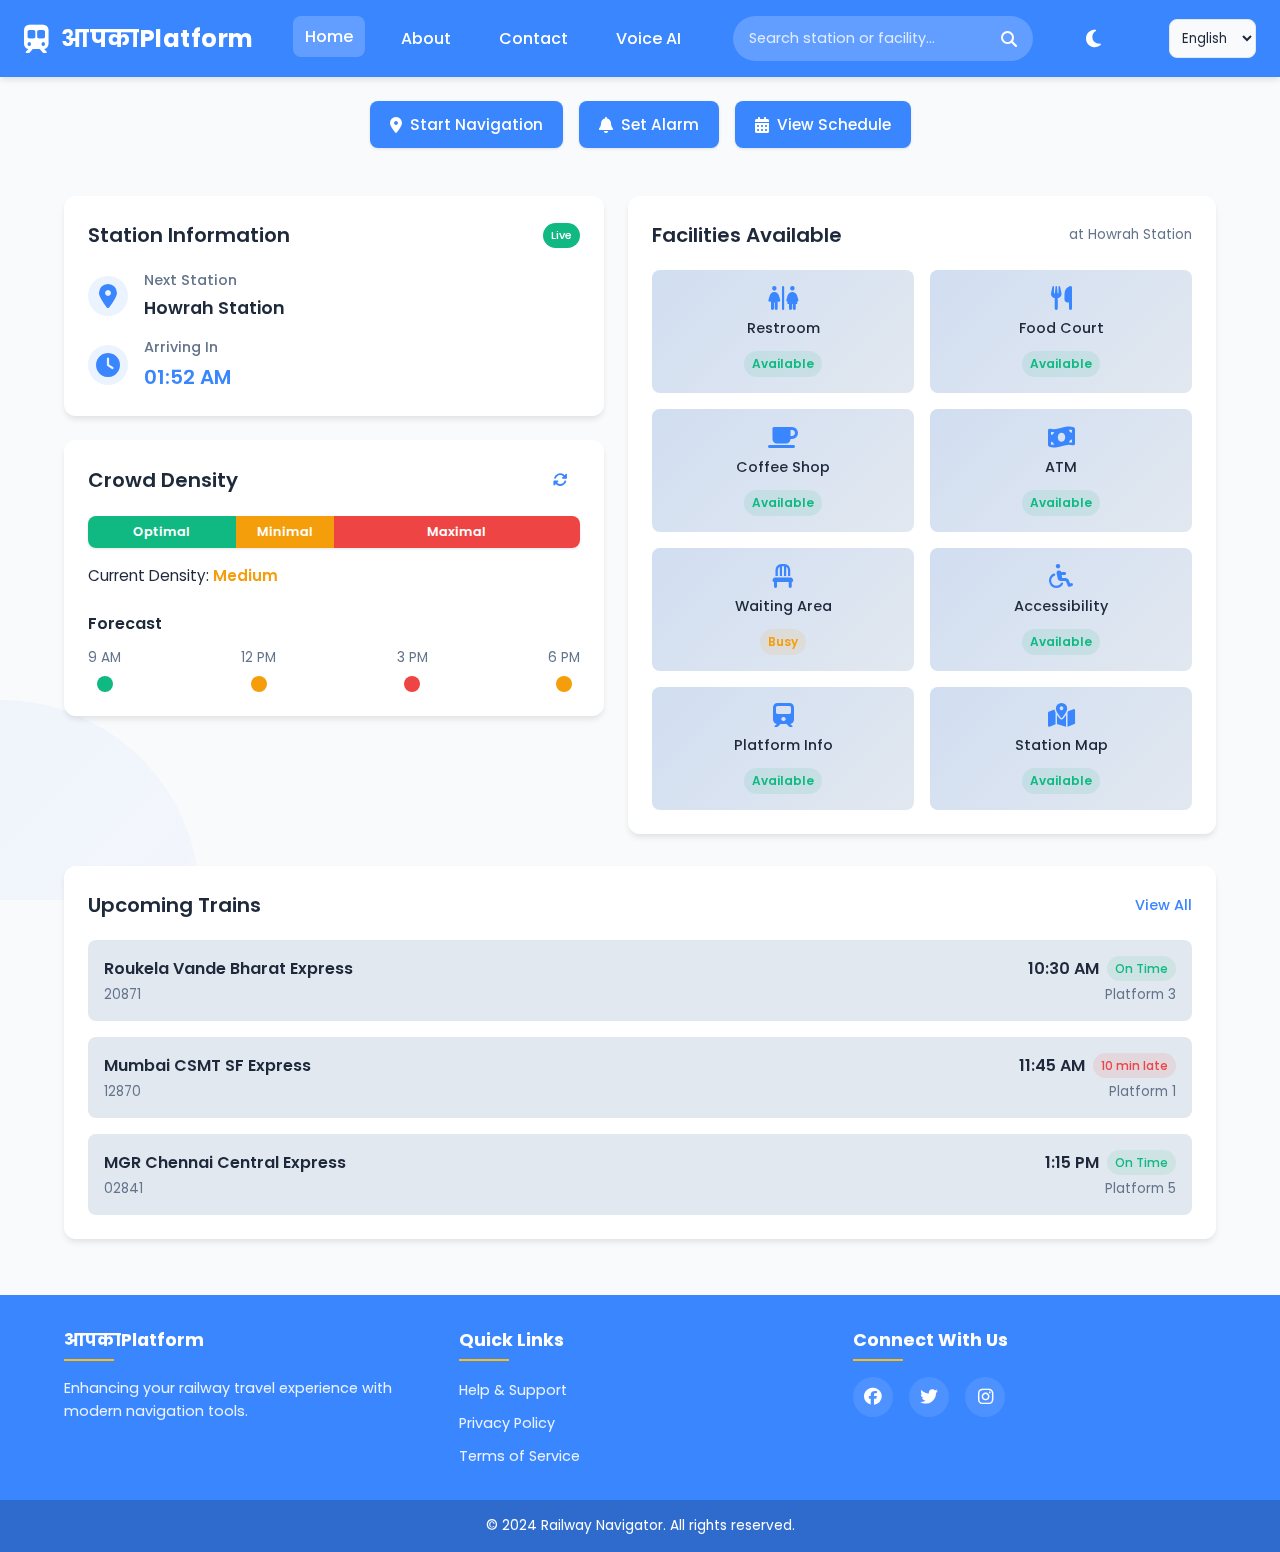
<file: dashboard.html>
<!DOCTYPE html>
<html lang="en">

<head>
    <meta charset="UTF-8">
    <meta name="viewport" content="width=device-width, initial-scale=1.0">
    <title>Enhanced Railway Navigation Dashboard</title>
    <link rel="stylesheet" href="style1.css">
    <link href="https://fonts.googleapis.com/css2?family=Poppins:wght@300;400;500;600;700&display=swap" rel="stylesheet">
    <link rel="stylesheet" href="https://cdnjs.cloudflare.com/ajax/libs/font-awesome/6.4.0/css/all.min.css">
</head>

<body>
    <header>
        <div class="logo">
            <i class="fas fa-train-subway"></i>
            <h1>आपकाPlatform</h1>
        </div>
        <nav class="desktop-nav">
            <ul>
                <li><a href="index.html" class="active"> <i class="fas fa-home"> </i> Home</a></li>
                <li><a href="#"> <i class="fas fa-info-circle"> </i> About</a></li>
                <li><a href="#"><i class="fas fa-envelope"></i> Contact</a></li>
                <li><a href="voice.html"></i> Voice AI</a></li>
            </ul>
        </nav>
        <div class="search-container">
            <input type="text" placeholder="Search station or facility..." />
            <button type="submit"><i class="fas fa-search"></i></button>
        </div>
        <button id="modeToggle" class="mode-toggle"><i class="fas fa-moon"></i></button>
        <button class="toggle-btn">
            <i class="fas fa-bars"></i>
        </button>

        <div class="dropdown-menu">
            <ul>
                <li><a href="index.html"><i class="fas fa-home"></i> Home</a></li>
                <li><a href="#"><i class="fas fa-info-circle"></i> About</a></li>
                <li><a href="#"><i class="fas fa-envelope"></i> Contact</a></li>
            </ul>
        </div>
    </header>

    <div class="mob-search-container">
        <input type="text" placeholder="Search for a place" />
        <button><i class="fas fa-search"></i></button>
    </div>

    <nav class="options">
        <button id="startNavigation"><i class="fas fa-map-marker-alt"></i> Start Navigation</button>
        <button id="setAlarm"><i class="fas fa-bell"></i> Set Alarm</button>
        <button id="viewSchedule"><i class="fas fa-calendar-alt"></i> View Schedule</button>
    </nav>

    <main>
        <section class="station-info">
            <div class="info-container">
                <div class="arrival-info">
                    <div class="card-header">
                        <h2>Station Information</h2>
                        <span class="badge">Live</span>
                         
                         <!-- <button class="refresh-btn" onclick="refreshPage()">🔄</button> -->

                    </div>
                    <div class="station-details">
                        <div class="detail-item">
                            <i class="fas fa-map-marker-alt"></i>
                            <div>
                                <h3>Next Station</h3>
                                <p id="nextStation">Howrah Station</p>
                            </div>
                        </div>
                        <div class="detail-item">
                            <i class="fas fa-clock"></i>
                            <div>
                                <h3>Arriving In</h3>
                                <p id="arrivalTime" class="highlight">--</p>
                            </div>
                        </div>
                    </div>
                </div>
                <div class="crowd-density">
                    <div class="card-header">
                        <h2>Crowd Density</h2>
                        <button class="refresh-btn"><i class="fas fa-sync-alt"></i></button>
                    </div>
                    <div class="crowd-bar">
                        <div class="optimal-crowd" style="width: 30%;">Optimal</div>
                        <div class="minimal-crowd" style="width: 20%;">Minimal</div>
                        <div class="maximal-crowd" style="width: 50%;">Maximal</div>
                    </div>
                    <p id="currentCrowd">Current Density: <span class="medium">Medium</span></p>
                    <div class="crowd-forecast">
                        <h3>Forecast</h3>
                        <div class="forecast-times">
                            <div class="time-slot">
                                <span>9 AM</span>
                                <div class="density-indicator low"></div>
                            </div>
                            <div class="time-slot">
                                <span>12 PM</span>
                                <div class="density-indicator medium"></div>
                            </div>
                            <div class="time-slot">
                                <span>3 PM</span>
                                <div class="density-indicator high"></div>
                            </div>
                            <div class="time-slot">
                                <span>6 PM</span>
                                <div class="density-indicator medium"></div>
                            </div>
                        </div>
                    </div>
                </div>
            </div>

            <div class="facilities">
                <div class="card-header">
                    <h2>Facilities Available</h2>
                    <span class="subtitle">at Howrah Station</span>
                </div>
                <div class="facilities-grid">
                    <div class="facility">
                        <i class="fas fa-restroom"></i>
                        <span>Restroom</span>
                        <div class="facility-status available">Available</div>
                    </div>
                    <div class="facility">
                        <i class="fas fa-utensils"></i>
                        <span>Food Court</span>
                        <div class="facility-status available">Available</div>
                    </div>
                    <div class="facility">
                        <i class="fas fa-coffee"></i>
                        <span>Coffee Shop</span>
                        <div class="facility-status available">Available</div>
                    </div>
                    <div class="facility">
                        <i class="fas fa-money-bill-wave"></i>
                        <span>ATM</span>
                        <div class="facility-status available">Available</div>
                    </div>
                    <div class="facility">
                        <i class="fas fa-chair"></i>
                        <span>Waiting Area</span>
                        <div class="facility-status busy">Busy</div>
                    </div>
                    <div class="facility">
                        <i class="fas fa-wheelchair"></i>
                        <span>Accessibility</span>
                        <div class="facility-status available">Available</div>
                    </div>
                    <div class="facility">
                        <i class="fas fa-train"></i>
                        <span>Platform Info</span>
                        <div class="facility-status available">Available</div>
                    </div>
                    <div class="facility">
                        <i class="fas fa-map-marked-alt"></i>
                        <span>Station Map</span>
                        <div class="facility-status available">Available</div>
                    </div>
                </div>
            </div>
        </section>

        <section class="upcoming-trains">
            <div class="card-header">
                <h2>Upcoming Trains</h2>
                <button class="view-all-btn">View All</button>
            </div>
            <div class="trains-list">
                <div class="train-card">
                    <div class="train-info">
                        <div class="train-name">Roukela Vande Bharat Express</div>
                        <div class="train-number">20871</div>
                    </div>
                    <div class="train-time">
                        <div class="departure">
                            <span class="time">10:30 AM</span>
                            <span class="status on-time">On Time</span>
                        </div>
                        <div class="platform">Platform 3</div>
                    </div>
                </div>
                <div class="train-card">
                    <div class="train-info">
                        <div class="train-name">Mumbai CSMT SF Express</div>
                        <div class="train-number">12870</div>
                    </div>
                    <div class="train-time">
                        <div class="departure">
                            <span class="time">11:45 AM</span>
                            <span class="status delayed">10 min late</span>
                        </div>
                        <div class="platform">Platform 1</div>
                    </div>
                </div>
                <div class="train-card">
                    <div class="train-info">
                        <div class="train-name">MGR Chennai Central Express</div>
                        <div class="train-number">02841</div>
                    </div>
                    <div class="train-time">
                        <div class="departure">
                            <span class="time">1:15 PM</span>
                            <span class="status on-time">On Time</span>
                        </div>
                        <div class="platform">Platform 5</div>
                    </div>
                </div>
            </div>
        </section>
    </main>

    <footer>
        <div class="footer-content">
            <div class="footer-section">
                <h3>Railway Navigator</h3>
                <p>Enhancing your railway travel experience with modern navigation tools.</p>
            </div>
            <div class="footer-section">
                <h3>Quick Links</h3>
                <ul>
                    <li><a href="#">Help & Support</a></li>
                    <li><a href="#">Privacy Policy</a></li>
                    <li><a href="#">Terms of Service</a></li>
                </ul>
            </div>
            <div class="footer-section">
                <h3>Connect With Us</h3>
                <div class="social-icons">
                    <a href="https://www.facebook.com/share/1B6RT2DgA9/"><i class="fab fa-facebook"></i></a>
                    <a href="#"><i class="fab fa-twitter"></i></a>
                    <a href="https://www.instagram.com/anubhabsena.s?utm_source=qr&igsh=ZTE5bmE3bGRmZTZq"><i class="fab fa-instagram"></i></a>
                </div>
            </div>
        </div>
        <div class="footer-bottom">
            <p>&copy; 2025 Railway Navigator. All rights reserved.</p>
        </div>
    </footer>

    <div class="animation-container">
        <div class="animated-shape"></div>
        <div class="animated-shape shape-2"></div>
    </div>

    <div id="alarmModal" class="modal">
        <div class="modal-content">
            <div class="modal-header">
                <h2>Set Alarm</h2>
                <button class="close-modal"><i class="fas fa-times"></i></button>
            </div>
            <div class="modal-body">
                <div class="form-group">
                    <label for="stationName">Destination Station:</label>
                    <input type="text" id="stationName" placeholder="Enter destination station">
                </div>
                <div class="form-group">
                    <label for="alarmTime">Alarm Time:</label>
                    <select id="alarmTime">
                        <option value="5">5 minutes before arrival</option>
                        <option value="10" selected>10 minutes before arrival</option>
                        <option value="15">15 minutes before arrival</option>
                        <option value="30">30 minutes before arrival</option>
                    </select>
                </div>
                <div class="form-group">
                    <label for="alarmSound">Choose Alarm Sound:</label>
                    <div class="sound-options">
                        <div class="sound-option">
                            <input type="radio" id="sound1" name="alarmSound" value="sound1" checked>
                            <label for="sound1">
                                <i class="fas fa-bell"></i>
                                <span>Bell</span>
                                <button class="play-sound" data-sound="sound1"><i class="fas fa-play"></i></button>
                            </label>
                        </div>
                        <div class="sound-option">
                            <input type="radio" id="sound2" name="alarmSound" value="sound2">
                            <label for="sound2">
                                <i class="fas fa-volume-high"></i>
                                <span>Chime</span>
                                <button class="play-sound" data-sound="sound2"><i class="fas fa-play"></i></button>
                            </label>
                        </div>
                        <div class="sound-option">
                            <input type="radio" id="sound3" name="alarmSound" value="sound3">
                            <label for="sound3">
                                <i class="fas fa-music"></i>
                                <span>Melody</span>
                                <button class="play-sound" data-sound="sound3"><i class="fas fa-play"></i></button>
                            </label>
                        </div>
                    </div>
                </div>
            </div>
            <div class="modal-footer">
                <button id="confirmAlarm">Set Alarm</button>
            </div>
        </div>
    </div>
    <script src="script2.js"></script>
</body>

</html>
</file>
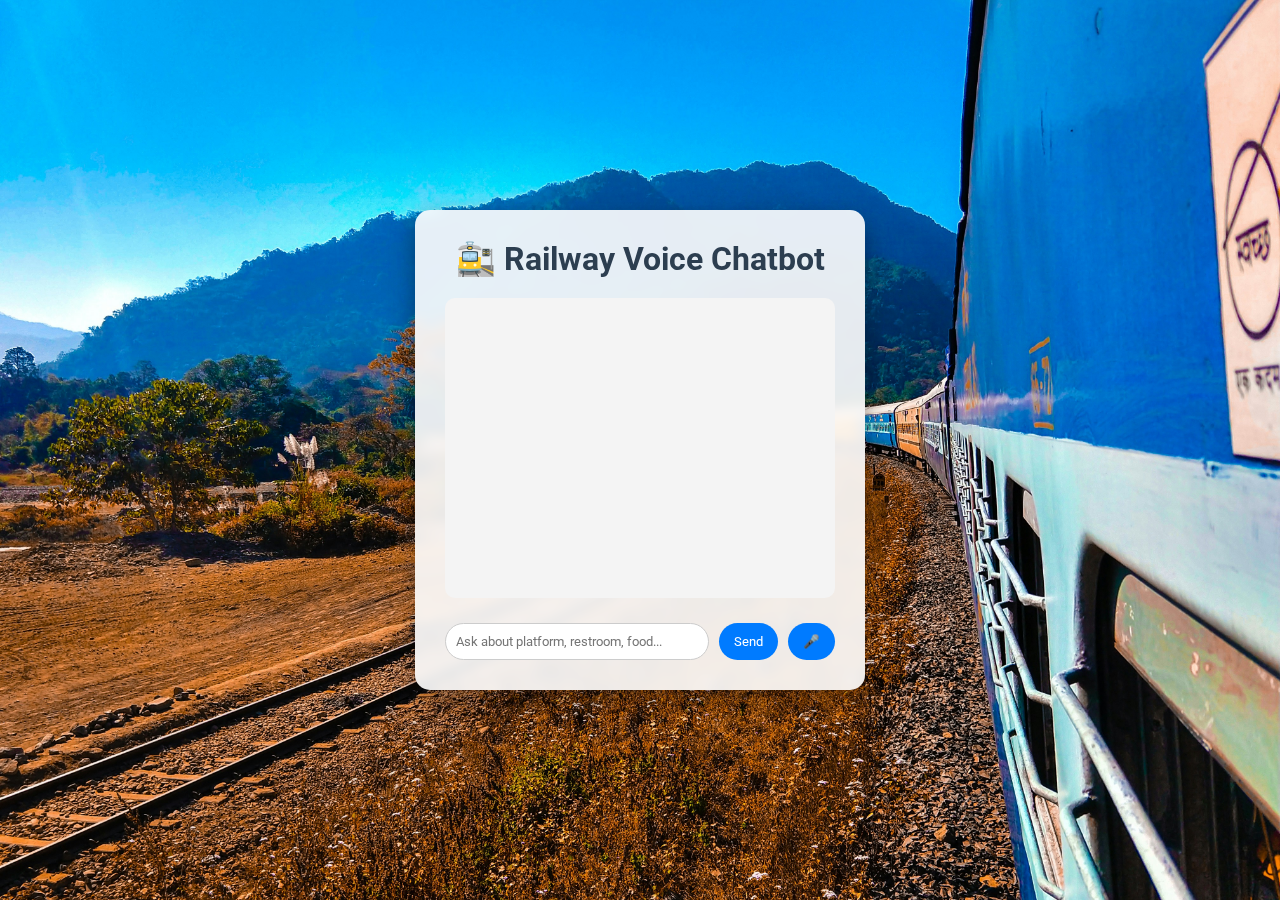
<file: voice.html>
<!DOCTYPE html>
<html lang="en">
  <head>
    <meta charset="UTF-8" />
    <meta name="viewport" content="width=device-width, initial-scale=1.0" />
    <title>Railway Voice Chatbot</title>
    <link
      href="https://fonts.googleapis.com/css2?family=Roboto&display=swap"
      rel="stylesheet"
    />
    <style>
      * {
        box-sizing: border-box;
        margin: 0;
        padding: 0;
        font-family: "Roboto", sans-serif;
      }

      body {
        background: url("voice.jpg") no-repeat center center fixed;
        background-size: cover;
        display: flex;
        justify-content: center;
        align-items: center;
        height: 100vh;
        padding: 20px;
      }

      .overlay {
        background-color: rgba(255, 255, 255, 0.9);
        padding: 30px;
        border-radius: 15px;
        max-width: 450px;
        width: 100%;
        box-shadow: 0 10px 25px rgba(0, 0, 0, 0.4);
        display: flex;
        flex-direction: column;
        backdrop-filter: blur(6px);
      }

      h1 {
        text-align: center;
        color: #2c3e50;
        margin-bottom: 20px;
      }

      #chat-box {
        flex-grow: 1;
        background: #f4f4f4;
        padding: 15px;
        border-radius: 10px;
        height: 300px;
        overflow-y: auto;
        margin-bottom: 15px;
      }

      .message {
        margin: 10px 0;
        padding: 10px 15px;
        border-radius: 20px;
        max-width: 80%;
        line-height: 1.5;
      }

      .user {
        background-color: #007bff;
        color: white;
        align-self: flex-end;
        text-align: right;
        margin-left: auto;
      }

      .bot {
        background-color: #e0e0e0;
        color: #333;
        align-self: flex-start;
        text-align: left;
        margin-right: auto;
      }

      #controls {
        display: flex;
        gap: 10px;
        margin-top: 10px;
      }

      #user-input {
        flex: 1;
        padding: 10px;
        border-radius: 20px;
        border: 1px solid #ccc;
        outline: none;
      }

      button {
        padding: 10px 15px;
        border: none;
        background-color: #007bff;
        color: white;
        border-radius: 20px;
        cursor: pointer;
        transition: background-color 0.3s;
      }

      button:hover {
        background-color: #0056b3;
      }

      @media (max-width: 500px) {
        .overlay {
          padding: 20px;
        }

        h1 {
          font-size: 20px;
        }
      }
    </style>
  </head>
  <body>
    <div class="overlay">
      <h1>🚉 Railway Voice Chatbot</h1>
      <div id="chat-box"></div>

      <div id="controls">
        <input
          type="text"
          id="user-input"
          placeholder="Ask about platform, restroom, food..."
        />
        <button onclick="sendMessage()">Send</button>
        <button onclick="startListening()">🎤</button>
      </div>
    </div>

    <script>
      const chatBox = document.getElementById("chat-box");
      const userInput = document.getElementById("user-input");

      const responses = {
        platform:
          "Platform 2 has the least crowd. The next train arrives in 8 minutes.",
        restroom:
          "The nearest restroom is 50 meters to your right. It's wheelchair accessible.",
        food: "The food court is near Platform 3. The coffee shop has no wait time right now.",
        atm: "The SBI ATM is near Platform 2, and the HDFC ATM is near Platform 1.",
        emergency: "Emergency numbers: 1310 / 1331 / 26602217 (New Complex).",
        language: "Bengali,Hindi,English all language are available",
        help: "You can ask me about platforms, restrooms, food, ATMs, emergency, language or train schedules.",
      };

      function appendMessage(sender, text) {
        const msg = document.createElement("div");
        msg.className = `message ${sender}`;
        msg.textContent = text;
        chatBox.appendChild(msg);
        chatBox.scrollTop = chatBox.scrollHeight;
      }

      function speak(text) {
        if ("speechSynthesis" in window) {
          const utterance = new SpeechSynthesisUtterance(text);
          utterance.lang = "en-US";
          speechSynthesis.speak(utterance);
        }
      }

      function getResponse(message) {
        const lower = message.toLowerCase();
        if (lower.includes("platform") || lower.includes("train"))
          return responses.platform;
        if (lower.includes("restroom") || lower.includes("toilet"))
          return responses.restroom;
        if (
          lower.includes("food") ||
          lower.includes("eat") ||
          lower.includes("coffee")
        )
          return responses.food;
        if (lower.includes("atm")) return responses.atm;
        if (lower.includes("emergency")) return responses.emergency;
        return responses.help;
      }

      function sendMessage() {
        const msg = userInput.value.trim();
        if (!msg) return;
        appendMessage("user", msg);

        const response = getResponse(msg);
        appendMessage("bot", response);
        speak(response);

        userInput.value = "";
      }

      function startListening() {
        const SpeechRecognition =
          window.SpeechRecognition || window.webkitSpeechRecognition;
        if (!SpeechRecognition) {
          alert("Voice recognition not supported in this browser.");
          return;
        }

        const recognition = new SpeechRecognition();
        recognition.lang = "en-US";
        recognition.start();

        appendMessage("bot", "🎤 Listening...");

        recognition.onresult = function (event) {
          const transcript = event.results[0][0].transcript;
          appendMessage("user", transcript);
          const response = getResponse(transcript);
          appendMessage("bot", response);
          speak(response);
        };

        recognition.onerror = function (event) {
          appendMessage("bot", "❌ Voice error: " + event.error);
        };
      }
    </script>
  </body>
</html>
</file>
<file: style1.css>
/* Variables */
:root {
    --primary: #3a86ff;
    --primary-dark: #2563eb;
    --secondary: #ff006e;
    --accent: #ffbe0b;
    --success: #10b981;
    --warning: #f59e0b;
    --danger: #ef4444;
    --dark: #1e293b;
    --light: #f8fafc;
    --gray: #94a3b8;
    --gray-light: #e2e8f0;
    --gray-dark: #64748b;
    --shadow-sm: 0 1px 3px rgba(0,0,0,0.1);
    --shadow-md: 0 4px 6px -1px rgba(0,0,0,0.1);
    --shadow-lg: 0 10px 15px -3px rgba(0,0,0,0.1);
    --radius-sm: 0.375rem;
    --radius-md: 0.5rem;
    --radius-lg: 0.75rem;
    --radius-full: 9999px;
    --transition: all 0.3s ease;
    --font-sans: 'Poppins', sans-serif;
}

/* Dark Mode Variables */
.dark-mode {
    --primary: #60a5fa;
    --primary-dark: #3b82f6;
    --secondary: #ec4899;
    --accent: #fbbf24;
    --dark: #f8fafc;
    --light: #0f172a;
    --gray: #94a3b8;
    --gray-light: #1e293b;
    --gray-dark: #cbd5e1;
    --shadow-sm: 0 1px 3px rgba(0,0,0,0.3);
    --shadow-md: 0 4px 6px -1px rgba(0,0,0,0.3);
    --shadow-lg: 0 10px 15px -3px rgba(0,0,0,0.3);
}

/* General Styles */
* {
    margin: 0;
    padding: 0;
    box-sizing: border-box;
}

body {
    font-family: var(--font-sans);
    background-color: var(--light);
    color: var(--dark);
    transition: background-color 0.3s, color 0.3s;
    min-height: 100vh;
    display: flex;
    flex-direction: column;
}

a {
    text-decoration: none;
    color: inherit;
    transition: var(--transition);
}

button {
    cursor: pointer;
    font-family: var(--font-sans);
}

ul {
    list-style: none;
}

/* Header */
header {
    background-color: var(--primary);
    color: white;
    padding: 1rem 1.5rem;
    display: flex;
    justify-content: space-between;
    align-items: center;
    box-shadow: var(--shadow-md);
    position: sticky;
    top: 0;
    z-index: 100;
    transition: var(--transition);
}

header .logo {
    display: flex;
    align-items: center;
    gap: 0.75rem;
}

header .logo i {
    font-size: 1.75rem;
}

header .logo h1 {
    font-size: 1.5rem;
    font-weight: 700;
    margin: 0;
    letter-spacing: 0.5px;
}

.desktop-nav ul {
    display: flex;
    gap: 1.5rem;
}

.desktop-nav ul li a {
    display: flex;
    align-items: center;
    gap: 0.5rem;
    font-weight: 500;
    padding: 0.5rem 0.75rem;
    border-radius: var(--radius-md);
    transition: var(--transition);
}

.desktop-nav ul li a:hover,
.desktop-nav ul li a.active {
    background-color: rgba(255, 255, 255, 0.2);
    transform: translateY(-2px);
}

.desktop-nav ul li a i {
    font-size: 1rem;
}

.search-container {
    display: flex;
    align-items: center;
    background-color: rgba(255, 255, 255, 0.2);
    border-radius: var(--radius-full);
    overflow: hidden;
    transition: var(--transition);
    max-width: 300px;
    width: 100%;
}

.search-container:focus-within {
    background-color: rgba(255, 255, 255, 0.3);
    box-shadow: 0 0 0 2px rgba(255, 255, 255, 0.5);
}

.search-container input[type="text"] {
    background: transparent;
    border: none;
    padding: 0.75rem 1rem;
    font-size: 0.9rem;
    color: white;
    width: 100%;
    outline: none;
    font-family: var(--font-sans);
}

.search-container input[type="text"]::placeholder {
    color: rgba(255, 255, 255, 0.8);
}

.search-container button {
    background: transparent;
    border: none;
    padding: 0.75rem 1rem;
    color: white;
    font-size: 1rem;
    display: flex;
    align-items: center;
    justify-content: center;
    transition: var(--transition);
}

.search-container button:hover {
    background-color: rgba(255, 255, 255, 0.1);
}

.mode-toggle {
    background: transparent;
    border: none;
    color: white;
    font-size: 1.25rem;
    width: 2.5rem;
    height: 2.5rem;
    border-radius: var(--radius-full);
    display: flex;
    align-items: center;
    justify-content: center;
    transition: var(--transition);
}

.mode-toggle:hover {
    background-color: rgba(255, 255, 255, 0.2);
    transform: rotate(15deg);
}

.toggle-btn {
    display: none;
    background: transparent;
    border: none;
    color: white;
    font-size: 1.25rem;
    width: 2.5rem;
    height: 2.5rem;
    border-radius: var(--radius-full);
    align-items: center;
    justify-content: center;
    transition: var(--transition);
}

.toggle-btn:hover {
    background-color: rgba(255, 255, 255, 0.2);
}

.dropdown-menu {
    display: none;
    position: absolute;
    top: 4.5rem;
    right: 1rem;
    background-color: white;
    border-radius: var(--radius-lg);
    box-shadow: var(--shadow-lg);
    overflow: hidden;
    width: 250px;
    z-index: 100;
    opacity: 0;
    transform: translateY(-10px);
    transition: opacity 0.3s, transform 0.3s;
}

.dark-mode .dropdown-menu {
    background-color: var(--gray-light);
}

.dropdown-menu.open {
    opacity: 1;
    transform: translateY(0);
}

.dropdown-menu ul {
    padding: 0.5rem;
}

.dropdown-menu ul li {
    margin-bottom: 0.25rem;
}

.dropdown-menu ul li a {
    display: flex;
    align-items: center;
    gap: 0.75rem;
    padding: 0.75rem 1rem;
    color: var(--dark);
    border-radius: var(--radius-md);
    transition: var(--transition);
}

.dropdown-menu ul li a:hover {
    background-color: var(--gray-light);
}

.dark-mode .dropdown-menu ul li a:hover {
    background-color: rgba(255, 255, 255, 0.1);
}

.dropdown-menu ul li a i {
    font-size: 1.1rem;
    color: var(--primary);
}

.mob-search-container {
    display: none;
    padding: 1rem;
    background-color: var(--light);
    border-bottom: 1px solid var(--gray-light);
    transition: var(--transition);
}

.dark-mode .mob-search-container {
    background-color: var(--gray-light);
    border-bottom-color: rgba(255, 255, 255, 0.1);
}

.mob-search-container input {
    flex: 1;
    padding: 0.75rem 1rem;
    border: 1px solid var(--gray-light);
    border-radius: var(--radius-md);
    font-size: 0.9rem;
    outline: none;
    transition: var(--transition);
    font-family: var(--font-sans);
    background-color: var(--light);
    color: var(--dark);
}

.dark-mode .mob-search-container input {
    background-color: var(--gray-light);
    border-color: rgba(255, 255, 255, 0.1);
    color: var(--dark);
}

.mob-search-container input:focus {
    border-color: var(--primary);
    box-shadow: 0 0 0 2px rgba(58, 134, 255, 0.2);
}

.mob-search-container button {
    background-color: var(--primary);
    color: white;
    border: none;
    border-radius: var(--radius-md);
    padding: 0.75rem 1rem;
    margin-left: 0.5rem;
    transition: var(--transition);
}

.mob-search-container button:hover {
    background-color: var(--primary-dark);
}

/* Navigation Options */
nav.options {
    display: flex;
    justify-content: center;
    gap: 1rem;
    padding: 1.5rem 1rem;
    background-color: var(--light);
    transition: var(--transition);
}

.dark-mode nav.options {
    background-color: var(--light);
}

nav.options button {
    background-color: var(--primary);
    color: white;
    border: none;
    padding: 0.75rem 1.25rem;
    font-size: 0.95rem;
    font-weight: 500;
    border-radius: var(--radius-md);
    display: flex;
    align-items: center;
    gap: 0.5rem;
    transition: var(--transition);
    box-shadow: var(--shadow-sm);
}

nav.options button:hover {
    background-color: var(--primary-dark);
    transform: translateY(-2px);
    box-shadow: var(--shadow-md);
}

nav.options button i {
    font-size: 1rem;
}

/* Main Content */
main {
    flex: 1;
    width: 90%;
    max-width: 1200px;
    margin: 0 auto;
    padding: 1.5rem 0;
}

/* Card Header Styles */
.card-header {
    display: flex;
    align-items: center;
    justify-content: space-between;
    margin-bottom: 1.25rem;
}

.card-header h2 {
    font-size: 1.25rem;
    font-weight: 600;
    color: var(--dark);
    display: flex;
    align-items: center;
    gap: 0.5rem;
}

.card-header .subtitle {
    font-size: 0.85rem;
    color: var(--gray-dark);
    margin-left: 0.5rem;
    font-weight: normal;
}

.card-header .badge {
    background-color: var(--success);
    color: white;
    font-size: 0.7rem;
    font-weight: 500;
    padding: 0.25rem 0.5rem;
    border-radius: var(--radius-full);
    margin-left: 0.75rem;
}

.card-header button {
    background: transparent;
    border: none;
    color: var(--primary);
    font-size: 0.9rem;
    display: flex;
    align-items: center;
    gap: 0.5rem;
    transition: var(--transition);
}

.card-header button:hover {
    color: var(--primary-dark);
    transform: translateY(-1px);
}

.refresh-btn {
    background: transparent;
    border: none;
    color: var(--primary);
    font-size: 1rem;
    width: 2rem;
    height: 2rem;
    border-radius: var(--radius-full);
    display: flex;
    align-items: center;
    justify-content: center;
    transition: var(--transition);
}

.refresh-btn:hover {
    background-color: rgba(58, 134, 255, 0.1);
}

.refresh-btn.rotating i {
    animation: rotate 1s linear;
}

@keyframes rotate {
    from { transform: rotate(0deg); }
    to { transform: rotate(360deg); }
}

.view-all-btn {
    color: var(--primary);
    font-size: 0.9rem;
    font-weight: 500;
    background: transparent;
    border: none;
    transition: var(--transition);
}

.view-all-btn:hover {
    color: var(--primary-dark);
    text-decoration: underline;
}

/* Station Info Section */
.station-info {
    display: flex;
    gap: 1.5rem;
    margin-bottom: 2rem;
}

.info-container {
    flex: 1;
    display: flex;
    flex-direction: column;
    gap: 1.5rem;
}

/* Arrival Info */
.arrival-info {
    background-color: white;
    border-radius: var(--radius-lg);
    padding: 1.5rem;
    box-shadow: var(--shadow-md);
    transition: var(--transition);
}

.dark-mode .arrival-info {
    background-color: var(--gray-light);
}

.arrival-info:hover {
    box-shadow: var(--shadow-lg);
    transform: translateY(-2px);
}

.station-details {
    display: flex;
    flex-direction: column;
    gap: 1rem;
}

.detail-item {
    display: flex;
    align-items: center;
    gap: 1rem;
}

.detail-item i {
    font-size: 1.5rem;
    color: var(--primary);
    width: 2.5rem;
    height: 2.5rem;
    background-color: rgba(58, 134, 255, 0.1);
    border-radius: var(--radius-full);
    display: flex;
    align-items: center;
    justify-content: center;
}

.detail-item h3 {
    font-size: 0.9rem;
    font-weight: 500;
    color: var(--gray-dark);
    margin-bottom: 0.25rem;
}

.detail-item p {
    font-size: 1.1rem;
    font-weight: 600;
    color: var(--dark);
}

.detail-item p.highlight {
    color: var(--primary);
    font-size: 1.25rem;
}

/* Crowd Density */
.crowd-density {
    background-color: white;
    border-radius: var(--radius-lg);
    padding: 1.5rem;
    box-shadow: var(--shadow-md);
    transition: var(--transition);
}

.dark-mode .crowd-density {
    background-color: var(--gray-light);
}

.crowd-density:hover {
    box-shadow: var(--shadow-lg);
    transform: translateY(-2px);
}

.crowd-bar {
    display: flex;
    height: 2rem;
    border-radius: var(--radius-md);
    overflow: hidden;
    margin-bottom: 1rem;
    box-shadow: var(--shadow-sm);
}

.crowd-bar div {
    display: flex;
    align-items: center;
    justify-content: center;
    color: white;
    font-size: 0.8rem;
    font-weight: 600;
    transition: width 0.5s ease;
}

.optimal-crowd {
    background-color: var(--success);
}

.minimal-crowd {
    background-color: var(--warning);
}

.maximal-crowd {
    background-color: var(--danger);
}

#currentCrowd {
    font-size: 0.95rem;
    margin-bottom: 1.5rem;
    color: var(--dark);
}

#currentCrowd span {
    font-weight: 600;
}

#currentCrowd span.low {
    color: var(--success);
}

#currentCrowd span.medium {
    color: var(--warning);
}

#currentCrowd span.high {
    color: var(--danger);
}

.crowd-forecast {
    margin-top: 1rem;
}

.crowd-forecast h3 {
    font-size: 1rem;
    font-weight: 600;
    margin-bottom: 0.75rem;
    color: var(--dark);
}

.forecast-times {
    display: flex;
    justify-content: space-between;
}

.time-slot {
    display: flex;
    flex-direction: column;
    align-items: center;
    gap: 0.5rem;
}

.time-slot span {
    font-size: 0.85rem;
    color: var(--gray-dark);
}

.density-indicator {
    width: 1rem;
    height: 1rem;
    border-radius: var(--radius-full);
}

.density-indicator.low {
    background-color: var(--success);
}

.density-indicator.medium {
    background-color: var(--warning);
}

.density-indicator.high {
    background-color: var(--danger);
}

/* Facilities */
.facilities {
    flex: 1;
    background-color: white;
    border-radius: var(--radius-lg);
    padding: 1.5rem;
    box-shadow: var(--shadow-md);
    transition: var(--transition);
}

.dark-mode .facilities {
    background-color: var(--gray-light);
}

.facilities:hover {
    box-shadow: var(--shadow-lg);
    transform: translateY(-2px);
}

.facilities-grid {
    display: grid;
    grid-template-columns: repeat(2, 1fr);
    gap: 1rem;
}

.facility {
    background-color: var(--gray-light);
    border-radius: var(--radius-md);
    padding: 1rem;
    display: flex;
    flex-direction: column;
    align-items: center;
    gap: 0.5rem;
    transition: var(--transition);
    position: relative;
    overflow: hidden;
}

.dark-mode .facility {
    background-color: rgba(255, 255, 255, 0.05);
}

.facility:hover {
    transform: translateY(-3px);
    box-shadow: var(--shadow-md);
}

.facility::before {
    content: '';
    position: absolute;
    top: 0;
    left: 0;
    width: 100%;
    height: 100%;
    background: linear-gradient(135deg, rgba(58, 134, 255, 0.1), transparent);
    z-index: 0;
}

.facility i {
    font-size: 1.5rem;
    color: var(--primary);
    z-index: 1;
}

.facility span {
    font-size: 0.9rem;
    font-weight: 500;
    color: var(--dark);
    z-index: 1;
}

.facility-status {
    font-size: 0.75rem;
    font-weight: 600;
    padding: 0.25rem 0.5rem;
    border-radius: var(--radius-full);
    margin-top: 0.25rem;
    z-index: 1;
}

.facility-status.available {
    background-color: rgba(16, 185, 129, 0.1);
    color: var(--success);
}

.facility-status.busy {
    background-color: rgba(245, 158, 11, 0.1);
    color: var(--warning);
}

.facility-status.unavailable {
    background-color: rgba(239, 68, 68, 0.1);
    color: var(--danger);
}

/* Upcoming Trains Section */
.upcoming-trains {
    background-color: white;
    border-radius: var(--radius-lg);
    padding: 1.5rem;
    box-shadow: var(--shadow-md);
    margin-bottom: 2rem;
    transition: var(--transition);
}

.dark-mode .upcoming-trains {
    background-color: var(--gray-light);
}

.upcoming-trains:hover {
    box-shadow: var(--shadow-lg);
    transform: translateY(-2px);
}

.trains-list {
    display: flex;
    flex-direction: column;
    gap: 1rem;
}

.train-card {
    display: flex;
    justify-content: space-between;
    align-items: center;
    padding: 1rem;
    background-color: var(--gray-light);
    border-radius: var(--radius-md);
    transition: var(--transition);
}

.dark-mode .train-card {
    background-color: rgba(255, 255, 255, 0.05);
}

.train-card:hover {
    transform: translateX(5px);
    box-shadow: var(--shadow-sm);
}

.train-info {
    display: flex;
    flex-direction: column;
    gap: 0.25rem;
}

.train-name {
    font-size: 1rem;
    font-weight: 600;
    color: var(--dark);
}

.train-number {
    font-size: 0.85rem;
    color: var(--gray-dark);
}

.train-time {
    display: flex;
    flex-direction: column;
    align-items: flex-end;
    gap: 0.25rem;
}

.departure {
    display: flex;
    align-items: center;
    gap: 0.5rem;
}

.departure .time {
    font-size: 1rem;
    font-weight: 600;
    color: var(--dark);
}

.departure .status {
    font-size: 0.75rem;
    font-weight: 500;
    padding: 0.2rem 0.5rem;
    border-radius: var(--radius-full);
}

.departure .status.on-time {
    background-color: rgba(16, 185, 129, 0.1);
    color: var(--success);
}

.departure .status.delayed {
    background-color: rgba(239, 68, 68, 0.1);
    color: var(--danger);
}

.platform {
    font-size: 0.85rem;
    color: var(--gray-dark);
}

/* Footer */
footer {
    background-color: var(--primary);
    color: white;
    margin-top: auto;
    padding: 2rem 0 0;
}

.footer-content {
    display: flex;
    justify-content: space-between;
    max-width: 1200px;
    margin: 0 auto;
    padding: 0 1.5rem 2rem;
    flex-wrap: wrap;
    gap: 2rem;
}

.footer-section {
    flex: 1;
    min-width: 250px;
}

.footer-section h3 {
    font-size: 1.1rem;
    margin-bottom: 1rem;
    position: relative;
    padding-bottom: 0.5rem;
}

.footer-section h3::after {
    content: '';
    position: absolute;
    bottom: 0;
    left: 0;
    width: 50px;
    height: 2px;
    background-color: var(--accent);
}

.footer-section p {
    font-size: 0.9rem;
    line-height: 1.6;
    opacity: 0.9;
}

.footer-section ul {
    display: flex;
    flex-direction: column;
    gap: 0.5rem;
}

.footer-section ul li a {
    font-size: 0.9rem;
    opacity: 0.9;
    transition: var(--transition);
}

.footer-section ul li a:hover {
    opacity: 1;
    padding-left: 0.5rem;
}

.social-icons {
    display: flex;
    gap: 1rem;
}

.social-icons a {
    width: 2.5rem;
    height: 2.5rem;
    background-color: rgba(255, 255, 255, 0.1);
    border-radius: var(--radius-full);
    display: flex;
    align-items: center;
    justify-content: center;
    transition: var(--transition);
}

.social-icons a:hover {
    background-color: rgba(255, 255, 255, 0.2);
    transform: translateY(-3px);
}

.social-icons a i {
    font-size: 1.1rem;
}

.footer-bottom {
    background-color: rgba(0, 0, 0, 0.2);
    text-align: center;
    padding: 1rem;
    font-size: 0.85rem;
}

/* Animation Container */
.animation-container {
    position: fixed;
    bottom: 0;
    left: 0;
    width: 100%;
    height: 100%;
    overflow: hidden;
    z-index: -1;
    pointer-events: none;
}

.animated-shape {
    width: 400px;
    height: 400px;
    background: linear-gradient(135deg, rgba(58, 134, 255, 0.05), rgba(58, 134, 255, 0.02));
    border-radius: 50%;
    position: absolute;
    bottom: -200px;
    left: -200px;
    animation: moveShape 25s infinite linear;
}

.animated-shape.shape-2 {
    width: 300px;
    height: 300px;
    background: linear-gradient(135deg, rgba(255, 0, 110, 0.03), rgba(255, 0, 110, 0.01));
    top: -150px;
    right: -150px;
    left: auto;
    bottom: auto;
    animation: moveShape2 20s infinite linear;
}

@keyframes moveShape {
    0% {
        transform: translate(0, 0) rotate(0deg);
    }
    50% {
        transform: translate(100vw, -30vh) rotate(180deg);
    }
    100% {
        transform: translate(0, 0) rotate(360deg);
    }
}

@keyframes moveShape2 {
    0% {
        transform: translate(0, 0) rotate(0deg);
    }
    50% {
        transform: translate(-70vw, 40vh) rotate(-180deg);
    }
    100% {
        transform: translate(0, 0) rotate(-360deg);
    }
}

/* Modal Styles */
.modal {
    display: none;
    position: fixed;
    top: 0;
    left: 0;
    width: 100%;
    height: 100%;
    background-color: rgba(0, 0, 0, 0.5);
    justify-content: center;
    align-items: center;
    z-index: 1000;
    backdrop-filter: blur(5px);
}

.modal-content {
    background-color: white;
    border-radius: var(--radius-lg);
    width: 90%;
    max-width: 500px;
    box-shadow: var(--shadow-lg);
    overflow: hidden;
    animation: modalFadeIn 0.3s ease;
}

.dark-mode .modal-content {
    background-color: var(--gray-light);
}

@keyframes modalFadeIn {
    from {
        opacity: 0;
        transform: translateY(20px);
    }
    to {
        opacity: 1;
        transform: translateY(0);
    }
}

.modal-header {
    display: flex;
    justify-content: space-between;
    align-items: center;
    padding: 1.25rem 1.5rem;
    border-bottom: 1px solid var(--gray-light);
}

.dark-mode .modal-header {
    border-bottom-color: rgba(255, 255, 255, 0.1);
}

.modal-header h2 {
    font-size: 1.25rem;
    font-weight: 600;
    color: var(--dark);
}

.close-modal {
    background: transparent;
    border: none;
    color: var(--gray-dark);
    font-size: 1.25rem;
    display: flex;
    align-items: center;
    justify-content: center;
    width: 2rem;
    height: 2rem;
    border-radius: var(--radius-full);
    transition: var(--transition);
}

.close-modal:hover {
    background-color: var(--gray-light);
    color: var(--danger);
}

.modal-body {
    padding: 1.5rem;
}

.form-group {
    margin-bottom: 1.25rem;
}

.form-group label {
    display: block;
    font-size: 0.9rem;
    font-weight: 500;
    margin-bottom: 0.5rem;
    color: var(--dark);
}

.form-group input[type="text"],
.form-group select {
    width: 100%;
    padding: 0.75rem 1rem;
    border: 1px solid var(--gray-light);
    border-radius: var(--radius-md);
    font-size: 0.95rem;
    outline: none;
    transition: var(--transition);
    font-family: var(--font-sans);
    background-color: var(--light);
    color: var(--dark);
}

.dark-mode .form-group input[type="text"],
.dark-mode .form-group select {
    background-color: rgba(255, 255, 255, 0.05);
    border-color: rgba(255, 255, 255, 0.1);
    color: var(--dark);
}

.form-group input[type="text"]:focus,
.form-group select:focus {
    border-color: var(--primary);
    box-shadow: 0 0 0 2px rgba(58, 134, 255, 0.2);
}

.sound-options {
    display: flex;
    flex-direction: column;
    gap: 0.75rem;
}

.sound-option {
    position: relative;
}

.sound-option input[type="radio"] {
    position: absolute;
    opacity: 0;
    width: 0;
    height: 0;
}

.sound-option label {
    display: flex;
    align-items: center;
    gap: 0.75rem;
    padding: 0.75rem 1rem;
    border: 1px solid var(--gray-light);
    border-radius: var(--radius-md);
    cursor: pointer;
    transition: var(--transition);
}

.dark-mode .sound-option label {
    border-color: rgba(255, 255, 255, 0.1);
}

.sound-option input[type="radio"]:checked + label {
    border-color: var(--primary);
    background-color: rgba(58, 134, 255, 0.05);
}

.sound-option label i {
    color: var(--primary);
    font-size: 1.1rem;
}

.sound-option label span {
    flex: 1;
    font-weight: 500;
}

.play-sound {
    background-color: var(--primary);
    color: white;
    border: none;
    width: 1.75rem;
    height: 1.75rem;
    border-radius: var(--radius-full);
    display: flex;
    align-items: center;
    justify-content: center;
    transition: var(--transition);
}

.play-sound:hover {
    background-color: var(--primary-dark);
    transform: scale(1.1);
}

.modal-footer {
    padding: 1rem 1.5rem;
    border-top: 1px solid var(--gray-light);
    display: flex;
    justify-content: flex-end;
}

.dark-mode .modal-footer {
    border-top-color: rgba(255, 255, 255, 0.1);
}

.modal-footer button {
    background-color: var(--primary);
    color: white;
    border: none;
    padding: 0.75rem 1.5rem;
    border-radius: var(--radius-md);
    font-size: 0.95rem;
    font-weight: 500;
    transition: var(--transition);
}

.modal-footer button:hover {
    background-color: var(--primary-dark);
    transform: translateY(-2px);
    box-shadow: var(--shadow-md);
}

/* Login Page Styles */
.login-page {
    overflow: hidden;
    height: 100vh;
    display: flex;
    align-items: center;
    justify-content: center;
    background-color: var(--light);
}

.login-container {
    display: flex;
    width: 90%;
    max-width: 1000px;
    height: 600px;
    border-radius: var(--radius-lg);
    overflow: hidden;
    box-shadow: var(--shadow-lg);
    background-color: white;
}

.dark-mode .login-container {
    background-color: var(--gray-light);
}

.login-left {
    flex: 1;
    position: relative;
    display: none;
}

.login-image {
    position: absolute;
    top: 0;
    left: 0;
    width: 100%;
    height: 100%;
    background-image: url('https://images.unsplash.com/photo-1474487548417-781cb71495f3?ixlib=rb-4.0.3&ixid=M3wxMjA3fDB8MHxwaG90by1wYWdlfHx8fGVufDB8fHx8fA%3D%3D&auto=format&fit=crop&w=1584&q=80');
    background-size: cover;
    background-position: center;
    display: flex;
    align-items: center;
    justify-content: center;
}

.login-image .overlay {
    position: absolute;
    top: 0;
    left: 0;
    width: 100%;
    height: 100%;
    background: linear-gradient(135deg, rgba(58, 134, 255, 0.9), rgba(255, 0, 110, 0.8));
    z-index: 1;
}

.login-branding {
    position: relative;
    z-index: 2;
    text-align: center;
    color: white;
    padding: 2rem;
}

.login-branding i {
    font-size: 3rem;
    margin-bottom: 1rem;
}

.login-branding h1 {
    font-size: 2rem;
    margin-bottom: 0.5rem;
}

.login-branding p {
    font-size: 1rem;
    opacity: 0.9;
}

.login-right {
    flex: 1;
    padding: 2rem;
    display: flex;
    flex-direction: column;
    justify-content: center;
}

.form-intro {
    text-align: center;
    margin-bottom: 2rem;
}

.form-intro h1 {
    font-size: 1.75rem;
    color: var(--dark);
    margin-bottom: 0.5rem;
}

.form-intro p {
    color: var(--gray-dark);
    font-size: 0.9rem;
}

.form-container {
    width: 100%;
    max-width: 400px;
    margin: 0 auto;
}

.form-header {
    display: flex;
    align-items: center;
    margin-bottom: 1.5rem;
    border-bottom: 1px solid var(--gray-light);
}

.dark-mode .form-header {
    border-bottom-color: rgba(255, 255, 255, 0.1);
}

.toggle-btn {
    flex: 1;
    background: transparent;
    border: none;
    padding: 1rem 0;
    font-size: 1rem;
    font-weight: 500;
    color: var(--gray-dark);
    cursor: pointer;
    transition: var(--transition);
    position: relative;
}

.toggle-btn:hover {
    color: var(--primary);
}

.toggle-btn.active {
    color: var(--primary);
}

.toggle-btn.active::after {
    content: '';
    position: absolute;
    bottom: -1px;
    left: 0;
    width: 100%;
    height: 2px;
    background-color: var(--primary);
}

.separator {
    width: 1px;
    height: 20px;
    background-color: var(--gray-light);
}

.dark-mode .separator {
    background-color: rgba(255, 255, 255, 0.1);
}

.form-content {
    display: flex;
    flex-direction: column;
    gap: 1.25rem;
}

.form-content.hidden {
    display: none;
}

.form-group {
    display: flex;
    flex-direction: column;
    gap: 0.5rem;
}

.form-group label {
    font-size: 0.9rem;
    font-weight: 500;
    color: var(--dark);
}

.input-with-icon {
    position: relative;
}

.input-with-icon i {
    position: absolute;
    left: 1rem;
    top: 50%;
    transform: translateY(-50%);
    color: var(--gray-dark);
}

.input-with-icon input {
    width: 100%;
    padding: 0.75rem 1rem 0.75rem 2.5rem;
    border: 1px solid var(--gray-light);
    border-radius: var(--radius-md);
    font-size: 0.95rem;
    outline: none;
    transition: var(--transition);
    font-family: var(--font-sans);
    background-color: var(--light);
    color: var(--dark);
}

.dark-mode .input-with-icon input {
    background-color: rgba(255, 255, 255, 0.05);
    border-color: rgba(255, 255, 255, 0.1);
    color: var(--dark);
}

.input-with-icon input:focus {
    border-color: var(--primary);
    box-shadow: 0 0 0 2px rgba(58, 134, 255, 0.2);
}

.form-options {
    display: flex;
    align-items: center;
    justify-content: space-between;
    font-size: 0.85rem;
}

.remember-me {
    display: flex;
    align-items: center;
    gap: 0.5rem;
}

.remember-me input[type="checkbox"] {
    accent-color: var(--primary);
}

.forgot-link {
    color: var(--primary);
    transition: var(--transition);
}

.forgot-link:hover {
    color: var(--primary-dark);
    text-decoration: underline;
}

.submit-btn {
    background-color: var(--primary);
    color: white;
    border: none;
    padding: 0.75rem 1.5rem;
    border-radius: var(--radius-md);
    font-size: 0.95rem;
    font-weight: 500;
    cursor: pointer;
    transition: var(--transition);
    display: flex;
    align-items: center;
    justify-content: center;
    gap: 0.5rem;
}

.submit-btn:hover {
    background-color: var(--primary-dark);
    transform: translateY(-2px);
    box-shadow: var(--shadow-md);
}

.submit-btn i {
    font-size: 0.9rem;
}

.back-btn {
    background-color: transparent;
    color: var(--gray-dark);
    border: 1px solid var(--gray-light);
    padding: 0.75rem 1.5rem;
    border-radius: var(--radius-md);
    font-size: 0.95rem;
    font-weight: 500;
    cursor: pointer;
    transition: var(--transition);
    display: flex;
    align-items: center;
    justify-content: center;
    gap: 0.5rem;
    margin-top: 1rem;
}

.dark-mode .back-btn {
    border-color: rgba(255, 255, 255, 0.1);
}

.back-btn:hover {
    background-color: var(--gray-light);
    color: var(--dark);
}

.dark-mode .back-btn:hover {
    background-color: rgba(255, 255, 255, 0.05);
}

.theme-toggle {
    position: absolute;
    top: 1rem;
    right: 1rem;
    z-index: 100;
}

/* Responsive Login Page */
@media (min-width: 768px) {
    .login-left {
        display: block;
    }
}

@media (max-width: 767px) {
    .login-container {
        height: auto;
        max-height: 90vh;
        overflow-y: auto;
    }
    
    .login-right {
        padding: 1.5rem;
    }
    
    .form-intro h1 {
        font-size: 1.5rem;
    }
}

@media (max-width: 480px) {
    .login-container {
        width: 95%;
    }
    
    .login-right {
        padding: 1.25rem;
    }
    
    .form-intro h1 {
        font-size: 1.25rem;
    }
    
    .form-intro p {
        font-size: 0.85rem;
    }
    
    .form-options {
        flex-direction: column;
        align-items: flex-start;
        gap: 0.75rem;
    }
}

/* Responsive Styles */
@media (max-width: 1024px) {
    .station-info {
        flex-direction: column;
    }
    
    .facilities-grid {
        grid-template-columns: repeat(4, 1fr);
    }
}

@media (max-width: 768px) {
    header .logo h1 {
        font-size: 1.25rem;
    }
    
    .desktop-nav {
        display: none;
    }
    
    .toggle-btn {
        display: flex;
    }
    
    .dropdown-menu {
        display: block;
        height: 0;
        opacity: 0;
        visibility: hidden;
    }
    
    .dropdown-menu.open {
        height: auto;
        opacity: 1;
        visibility: visible;
    }
    
    .search-container {
        display: none;
    }
    
    .mob-search-container {
        display: flex;
        gap: 0.5rem;
    }
    
    nav.options {
        flex-wrap: wrap;
    }
    
    nav.options button {
        flex: 1;
        min-width: 150px;
    }
    
    .facilities-grid {
        grid-template-columns: repeat(2, 1fr);
    }
    
    .footer-content {
        flex-direction: column;
        gap: 2rem;
        padding-bottom: 1rem;
    }
    
    .footer-section {
        min-width: 100%;
    }
}

@media (max-width: 480px) {
    header {
        padding: 0.75rem 1rem;
    }
    
    header .logo h1 {
        font-size: 1.1rem;
    }
    
    nav.options button {
        padding: 0.75rem 1rem;
        font-size: 0.85rem;
    }
    
    .card-header h2 {
        font-size: 1.1rem;
    }
    
    .detail-item i {
        font-size: 1.25rem;
        width: 2rem;
        height: 2rem;
    }
    
    .detail-item p.highlight {
        font-size: 1.1rem;
    }
    
    .facilities-grid {
        grid-template-columns: 1fr;
    }
    
    .train-name {
        font-size: 0.9rem;
    }
    
    .train-number, .platform {
        font-size: 0.8rem;
    }
    
    .departure .time {
        font-size: 0.9rem;
    }
    
    .modal-content {
        width: 95%;
    }
}

@media (max-width: 320px) {
    header .logo h1 {
        font-size: 1rem;
    }
    
    .mob-search-container input {
        font-size: 0.85rem;
    }
    
    nav.options {
        padding: 1rem 0.5rem;
    }
    
    nav.options button {
        padding: 0.6rem 0.75rem;
        font-size: 0.8rem;
    }
    
    .card-header h2 {
        font-size: 1rem;
    }
    
    .detail-item p {
        font-size: 0.9rem;
    }
    
    .detail-item p.highlight {
        font-size: 1rem;
    }
}
.refresh-btn {
      padding: 10px 20px;
      background-color: wheat;
      border: none;
      border-radius: 8px;
      color: white;
      font-size: 32px;
      cursor: pointer;
      transition: background-color 0.3s ease;
    }

    .refresh-btn:hover {
      background-color: #45a049;
    }
</file>
